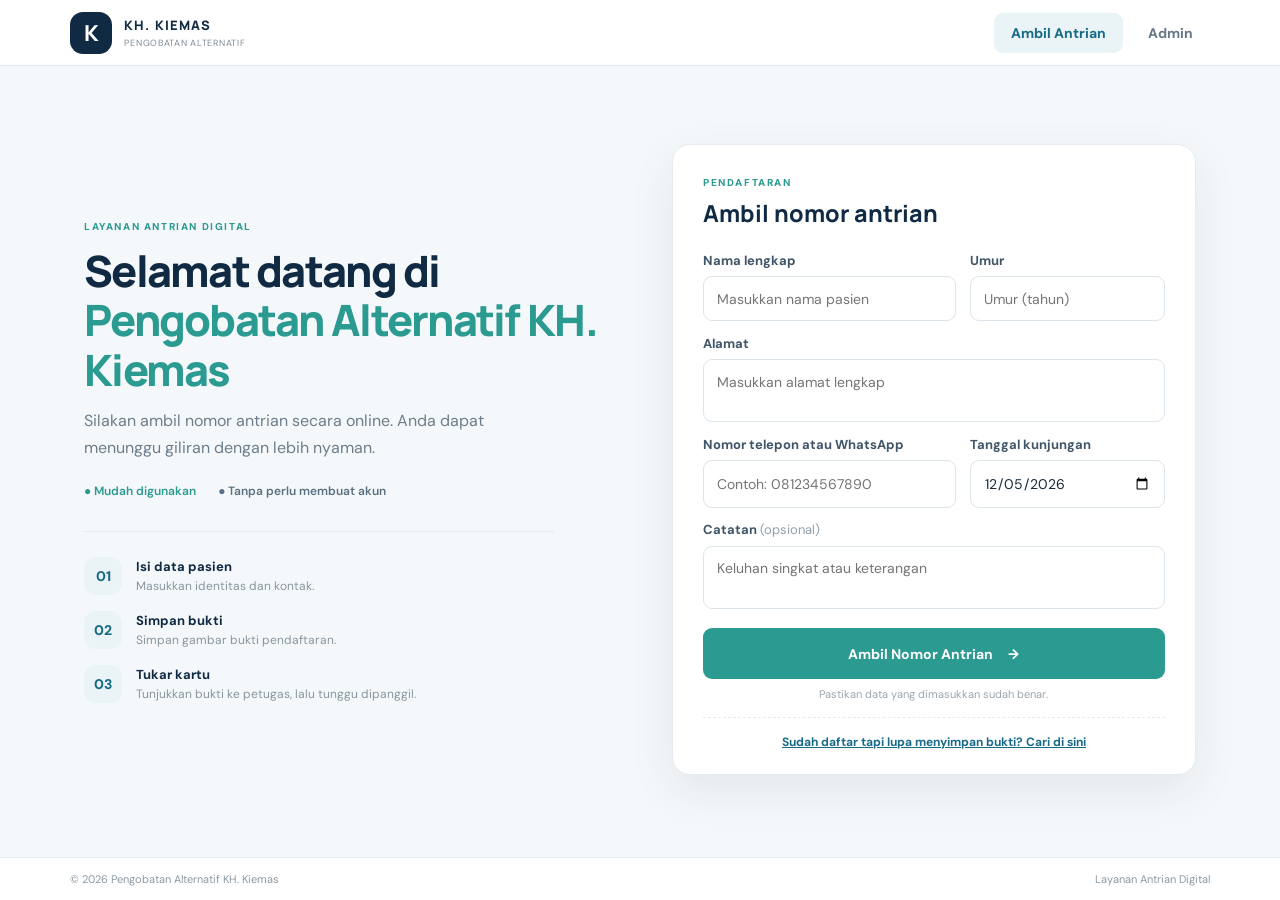
<file: index.html>
<!doctype html>
<html lang="id">
<head>
  <meta charset="utf-8">
  <meta name="viewport" content="width=device-width, initial-scale=1, interactive-widget=resizes-content">
  <meta name="theme-color" content="#102a43">
  <meta name="description" content="Sistem nomor antrian Pengobatan Alternatif KH. Kiemas">
  <title>Antrian KH. Kiemas</title>
  <link rel="manifest" href="manifest.webmanifest">
  <link rel="icon" href="icon.svg" type="image/svg+xml">
  <link rel="stylesheet" href="style.css">
</head>
<body>
  <header class="topbar">
    <a class="brand" href="#" aria-label="Beranda">
      <span class="brand-mark">K</span>
      <span><b>KH. KIEMAS</b><small>PENGOBATAN ALTERNATIF</small></span>
    </a>
    <nav><button class="nav-link active" data-view="patient">Ambil Antrian</button><button class="nav-link" data-view="admin">Admin</button></nav>
  </header>

  <main>
    <section id="patientView" class="view">
      <div class="hero" id="patientHero">
        <div class="hero-copy">
          <span class="eyebrow">LAYANAN ANTRIAN DIGITAL</span>
          <h1>Selamat datang di<br><em>Pengobatan Alternatif KH. Kiemas</em></h1>
          <p>Silakan ambil nomor antrian secara online. Anda dapat menunggu giliran dengan lebih nyaman.</p>
          <div class="hero-meta"><span>● Mudah digunakan</span><span>● Tanpa perlu membuat akun</span></div>
          <div class="hero-steps">
            <div><span class="info-icon">01</span><p><b>Isi data pasien</b><small>Masukkan identitas dan kontak.</small></p></div>
            <div><span class="info-icon">02</span><p><b>Simpan bukti</b><small>Simpan gambar bukti pendaftaran.</small></p></div>
            <div><span class="info-icon">03</span><p><b>Tukar kartu</b><small>Tunjukkan bukti ke petugas, lalu tunggu dipanggil.</small></p></div>
          </div>
        </div>
        <div class="form-card">
          <div class="card-heading"><div><span class="eyebrow">PENDAFTARAN</span><h2>Ambil nomor antrian</h2></div></div>
          <form id="takeForm">
            <label for="patientName">Nama lengkap</label><input id="patientName" name="name" placeholder="Masukkan nama pasien" required minlength="2" maxlength="100" autocomplete="name">
            <label for="patientAge">Umur</label><input id="patientAge" name="age" type="number" min="0" max="120" placeholder="Umur (tahun)" required inputmode="numeric">
            <label for="patientAddress">Alamat</label><textarea id="patientAddress" name="address" rows="2" placeholder="Masukkan alamat lengkap" required autocomplete="street-address" maxlength="300"></textarea>
            <label for="patientPhone">Nomor telepon atau WhatsApp</label><input id="patientPhone" name="phone" placeholder="Contoh: 081234567890" required inputmode="tel" autocomplete="tel" maxlength="20" pattern="[0-9+ \-]{8,20}" title="Isi dengan angka, contoh: 081234567890">
            <label for="visitDate">Tanggal kunjungan</label><input id="visitDate" name="visitDate" type="date" required><p class="date-hint" id="visitDateHint"></p>
            <label for="patientNote">Catatan <span class="muted">(opsional)</span></label><textarea id="patientNote" name="note" rows="2" placeholder="Keluhan singkat atau keterangan" maxlength="500"></textarea>
            <button class="btn btn-primary btn-wide" type="submit" id="takeBtn">Ambil Nomor Antrian <span>→</span></button>
            <p class="form-foot">Pastikan data yang dimasukkan sudah benar.</p>
          </form>
          <div class="lookup">
            <button type="button" class="link-btn" id="lookupToggle">Sudah daftar tapi lupa menyimpan bukti? Cari di sini</button>
            <form id="lookupForm" class="hidden">
              <label for="lookupPhone">Nomor telepon yang Anda daftarkan</label>
              <div class="lookup-row"><input id="lookupPhone" inputmode="tel" maxlength="20" placeholder="Contoh: 081234567890" required><button class="btn btn-dark" id="lookupBtn">Cari</button></div>
              <div id="lookupResult"></div>
            </form>
          </div>
        </div>
      </div>
      <section class="proof hidden" id="ticketResult" aria-live="polite">
        <div class="proof-title"><span class="success-icon">✓</span>Pendaftaran berhasil</div>
        <div class="ticket" id="ticketCard">
          <div class="ticket-head"><span class="ticket-brand"><b>KH. KIEMAS</b><small>PENGOBATAN ALTERNATIF</small></span><span class="ticket-badge">Bukti Pendaftaran</span></div>
          <div class="ticket-main"><span class="eyebrow">NOMOR ANTRIAN</span><h2 id="ticketNumber">001</h2></div>
          <div class="ticket-cut"><span></span></div>
          <dl class="ticket-info">
            <div class="wide"><dt>Nama pasien</dt><dd id="ticketName"></dd></div>
            <div class="wide"><dt>Tanggal kunjungan</dt><dd id="ticketDate"></dd></div>
            <div><dt>Umur</dt><dd id="ticketAge"></dd></div>
            <div><dt>Didaftarkan</dt><dd id="ticketIssued"></dd></div>
          </dl>
          <p class="ticket-note">Tunjukkan bukti ini kepada petugas untuk menerima kartu antrian fisik dengan nomor yang sama.</p>
        </div>
        <div class="proof-actions"><button class="btn btn-primary" id="saveTicket">Simpan Gambar</button><button class="btn btn-outline" id="printTicket">Cetak</button><button class="btn btn-dark" id="newTicket">Daftar Baru</button></div>
        <div class="proof-manage hidden" id="proofManage">
          <button type="button" class="btn btn-outline" id="moveTicketBtn">Ubah Tanggal</button>
          <button type="button" class="btn btn-danger" id="cancelTicketBtn">Batalkan Antrian</button>
        </div>
        <form class="move-panel hidden" id="movePanel">
          <label for="moveDate">Tanggal kunjungan baru</label>
          <input id="moveDate" type="date" required>
          <p class="date-hint" id="moveHint"></p>
          <div class="move-actions"><button type="button" class="btn btn-outline" id="moveCancel">Tutup</button><button class="btn btn-primary" type="submit" id="moveSave">Simpan Tanggal</button></div>
          <p class="form-foot">Nomor antrian akan berganti sesuai urutan di tanggal baru.</p>
        </form>
      </section>
      <section class="info-strip"><div><span class="info-icon">01</span><p><b>Isi data pasien</b><small>Masukkan identitas dan kontak.</small></p></div><div><span class="info-icon">02</span><p><b>Simpan bukti</b><small>Simpan gambar bukti pendaftaran.</small></p></div><div><span class="info-icon">03</span><p><b>Tukar kartu</b><small>Tunjukkan bukti ke petugas, lalu tunggu dipanggil.</small></p></div></section>
    </section>

    <section id="adminView" class="view hidden">
      <div id="adminLogin" class="login-wrap">
        <div class="login-card"><span class="eyebrow">AREA TERBATAS</span><h1>Masuk Admin</h1><p>Masukkan PIN untuk mengelola antrian pasien.</p><form id="loginForm"><label for="adminPin">PIN Admin</label><input id="adminPin" type="password" inputmode="numeric" placeholder="Masukkan PIN" required><button class="btn btn-primary btn-wide">Masuk Dashboard <span>→</span></button></form><small class="muted">Akses hanya untuk petugas yang berwenang.</small></div>
      </div>
      <div id="adminDashboard" class="hidden">
        <div class="dashboard-head"><div><span class="eyebrow">PANEL PENGELOLAAN</span><h1>Dashboard Antrian</h1><p>Kelola dan pantau antrian pasien per tanggal.</p></div><div class="head-actions"><input type="date" id="filterDate"><button class="btn btn-outline" id="refreshBtn">↻ Perbarui</button><button class="btn btn-dark" id="logoutBtn">Keluar</button></div></div>
        <div class="stats-grid">
          <div class="stat-card"><span>Total Antrian</span><b id="statTotal">0</b><small>Pada tanggal terpilih</small></div>
          <div class="stat-card"><span>Kartu Belum Diambil</span><b id="statPending">0</b><small>Menunggu pasien datang</small></div>
          <div class="stat-card"><span>Kartu Sudah Diambil</span><b id="statTaken">0</b><small>Sudah diberi kartu fisik</small></div>
          <div class="stat-card"><span>Dibatalkan</span><b id="statCancelled">0</b><small>Antrian batal</small></div>
        </div>
        <div class="queue-toolbar"><div><h2>Denah Antrian</h2><p>Pilih kartu pasien untuk mengelola status antrian.</p></div>
          <div class="toolbar-actions"><button class="btn btn-outline" id="printListBtn">Cetak Daftar</button><button class="btn btn-outline" id="printCardsBtn">Cetak Kartu</button><button class="btn btn-primary" id="addQueueBtn">＋ Tambah Antrian</button></div>
        </div>
        <div class="legend"><span><i class="dot dot-none"></i> Kartu belum diambil</span><span><i class="dot dot-card"></i> Kartu sudah diambil</span><span><i class="dot dot-cancel"></i> Batal</span></div>
        <div class="queue-search"><input id="queueSearch" type="search" placeholder="Cari nomor, nama, atau telepon · Enter = kartu diambil" autocomplete="off"></div>
        <div class="screen-label"><span></span><b>DAFTAR ANTRIAN PASIEN</b><span></span></div>
        <div class="holiday-banner hidden" id="holidayBanner"></div>
        <div class="seat-grid" id="queueGrid"><div class="empty-state">Belum ada data antrian.</div></div>
        <div class="admin-bottom"><span id="queueCount">0 pasien terdaftar</span><button class="text-danger" id="resetDayBtn">Kosongkan antrian tanggal ini</button></div>

        <section class="holiday-panel quota-panel">
          <div class="queue-toolbar"><div><h2>Kuota Pendaftaran Online</h2><p>Batas pasien per hari untuk pendaftaran online. Isi 0 untuk tanpa batas. Admin tetap bisa menambah antrian lewat dashboard.</p></div></div>
          <form id="quotaForm" class="holiday-form">
            <div><label for="quotaInput">Maksimal pasien per hari</label><input type="number" id="quotaInput" min="0" max="999" inputmode="numeric" required></div>
            <button class="btn btn-primary" id="quotaBtn">Simpan Kuota</button>
          </form>
        </section>

        <section class="holiday-panel">
          <div class="queue-toolbar"><div><h2>Hari Libur</h2><p>Pasien tidak dapat mengambil antrian pada tanggal libur.</p></div></div>
          <form id="holidayForm" class="holiday-form">
            <div><label for="holidayFrom">Dari tanggal</label><input type="date" id="holidayFrom" required></div>
            <div><label for="holidayTo">Sampai tanggal <span class="muted">(opsional)</span></label><input type="date" id="holidayTo"></div>
            <div class="grow"><label for="holidayNote">Keterangan</label><input id="holidayNote" maxlength="100" placeholder="Contoh: Libur Natal"></div>
            <button class="btn btn-primary" id="holidayBtn">Tambah Libur</button>
          </form>
          <div class="holiday-items" id="holidayItems"></div>
          <div class="queue-toolbar weekly-head"><div><h2>Libur Rutin Mingguan</h2><p>Berlaku otomatis setiap pekan, misalnya setiap hari Jumat.</p></div></div>
          <form id="weeklyForm" class="holiday-form">
            <div><label for="weeklyDay">Setiap hari</label><select id="weeklyDay"><option value="1">Senin</option><option value="2">Selasa</option><option value="3">Rabu</option><option value="4">Kamis</option><option value="5" selected>Jumat</option><option value="6">Sabtu</option><option value="0">Minggu</option></select></div>
            <div class="grow"><label for="weeklyNote">Keterangan <span class="muted">(opsional)</span></label><input id="weeklyNote" maxlength="100" placeholder="Contoh: Libur hari Jumat"></div>
            <button class="btn btn-primary" id="weeklyBtn">Tambah Libur Rutin</button>
          </form>
          <div class="holiday-items" id="weeklyItems"></div>
        </section>
      </div>
    </section>
  </main>
  <footer><span>© <span id="year"></span> Pengobatan Alternatif KH. Kiemas</span><span>Layanan Antrian Digital</span></footer>

  <div class="modal-backdrop hidden" id="queueModal">
    <div class="modal-card"><div class="modal-head"><div><span class="eyebrow">DATA PASIEN</span><h2 id="modalTitle">Tambah Antrian</h2></div><button class="icon-btn" id="closeModal" aria-label="Tutup">×</button></div>
      <form id="queueForm"><input type="hidden" id="editId"><label for="editName">Nama pasien</label><input id="editName" required minlength="2" maxlength="100"><label for="editAge">Umur</label><input id="editAge" type="number" min="0" max="120" required><label for="editAddress">Alamat</label><textarea id="editAddress" rows="2" required maxlength="300"></textarea><label for="editPhone">Nomor telepon atau WhatsApp</label><input id="editPhone" required inputmode="tel" maxlength="20"><label for="editVisitDate">Tanggal kunjungan</label><input id="editVisitDate" type="date" required><label for="editNote">Catatan</label><textarea id="editNote" rows="2" maxlength="500"></textarea><div class="modal-actions"><button type="button" class="btn btn-danger hidden" id="deleteQueue">Hapus antrian</button><button type="button" class="btn btn-outline" id="cancelModal">Batal</button><button class="btn btn-primary" type="submit" id="saveQueue">Simpan Data</button></div></form>
    </div>
  </div>
  <div class="modal-backdrop hidden" id="viewModal">
    <div class="modal-card view-card"><div class="modal-head"><div><span class="eyebrow">DATA PASIEN</span><h2>Antrian <span id="viewNumber"></span></h2></div><button class="icon-btn" id="closeView" aria-label="Tutup">×</button></div>
      <span class="view-status" id="viewStatus"></span>
      <dl class="view-info" id="viewBody"></dl>
      <div class="modal-actions"><button type="button" class="btn btn-outline" id="viewClose">Tutup</button><button type="button" class="btn btn-primary" id="viewEdit">Edit Data</button></div>
    </div>
  </div>
  <div class="modal-backdrop hidden" id="confirmModal">
    <div class="modal-card confirm-card" role="alertdialog" aria-modal="true" aria-labelledby="confirmTitle" aria-describedby="confirmText">
      <h2 id="confirmTitle">Konfirmasi</h2>
      <p id="confirmText"></p>
      <div class="modal-actions"><button type="button" class="btn btn-outline" id="confirmNo">Batal</button><button type="button" class="btn btn-danger" id="confirmYes">Ya</button></div>
    </div>
  </div>
  <div id="printArea" aria-hidden="true"></div>
  <div class="toast" id="toast" role="status"></div>
  <script src="app.js"></script>
</body>
</html>
</file>
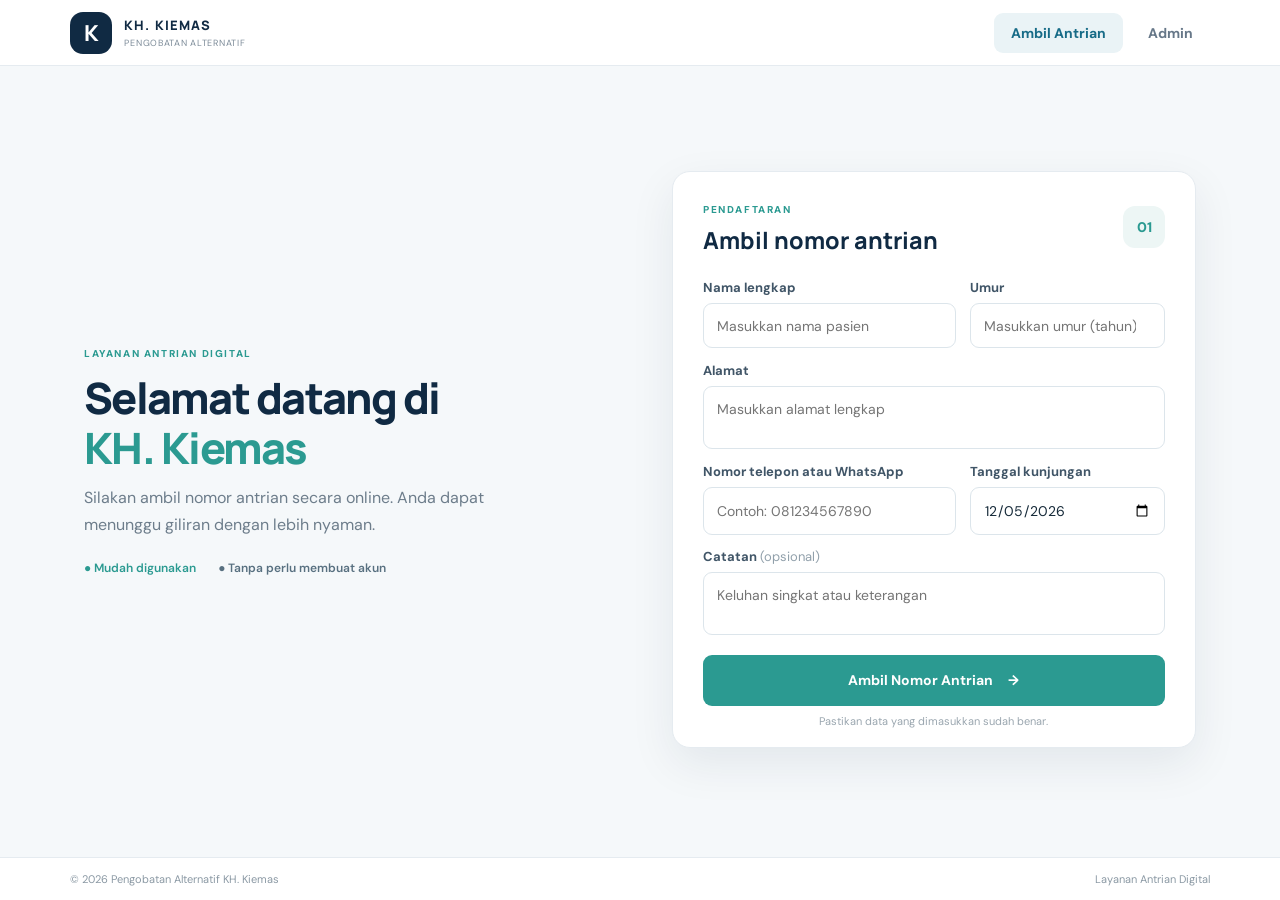
<file: index (8).html>
<!doctype html>
<html lang="id">
<head>
  <meta charset="utf-8">
  <meta name="viewport" content="width=device-width, initial-scale=1">
  <meta name="theme-color" content="#102a43">
  <meta name="description" content="Sistem nomor antrian Pengobatan Alternatif KH. Kiemas">
  <title>Antrian KH. Kiemas</title>
  <link rel="manifest" href="manifest.webmanifest">
  <link rel="icon" href="icon.svg" type="image/svg+xml">
  <link rel="stylesheet" href="style.css">
</head>
<body>
  <header class="topbar">
    <a class="brand" href="#" aria-label="Beranda">
      <span class="brand-mark">K</span>
      <span><b>KH. KIEMAS</b><small>PENGOBATAN ALTERNATIF</small></span>
    </a>
    <nav><button class="nav-link active" data-view="patient">Ambil Antrian</button><button class="nav-link" data-view="admin">Admin</button></nav>
  </header>

  <main>
    <section id="patientView" class="view">
      <div class="hero">
        <div class="hero-copy">
          <span class="eyebrow">LAYANAN ANTRIAN DIGITAL</span>
          <h1>Selamat datang di<br><em>KH. Kiemas</em></h1>
          <p>Silakan ambil nomor antrian secara online. Anda dapat menunggu giliran dengan lebih nyaman.</p>
          <div class="hero-meta"><span>● Mudah digunakan</span><span>● Tanpa perlu membuat akun</span></div>
        </div>
        <div class="form-card">
          <div class="card-heading"><div><span class="eyebrow">PENDAFTARAN</span><h2>Ambil nomor antrian</h2></div><span class="step-icon">01</span></div>
          <form id="takeForm">
            <label for="patientName">Nama lengkap</label><input id="patientName" name="name" placeholder="Masukkan nama pasien" required minlength="2" maxlength="100" autocomplete="name">
            <label for="patientAge">Umur</label><input id="patientAge" name="age" type="number" min="0" max="120" placeholder="Masukkan umur (tahun)" required inputmode="numeric">
            <label for="patientAddress">Alamat</label><textarea id="patientAddress" name="address" rows="2" placeholder="Masukkan alamat lengkap" required autocomplete="street-address" maxlength="300"></textarea>
            <label for="patientPhone">Nomor telepon atau WhatsApp</label><input id="patientPhone" name="phone" placeholder="Contoh: 081234567890" required inputmode="tel" autocomplete="tel" maxlength="20" pattern="[0-9+ \-]{8,20}" title="Isi dengan angka, contoh: 081234567890">
            <label for="visitDate">Tanggal kunjungan</label><input id="visitDate" name="visitDate" type="date" required>
            <label for="patientNote">Catatan <span class="muted">(opsional)</span></label><textarea id="patientNote" name="note" rows="2" placeholder="Keluhan singkat atau keterangan" maxlength="500"></textarea>
            <button class="btn btn-primary btn-wide" type="submit" id="takeBtn">Ambil Nomor Antrian <span>→</span></button>
            <p class="form-foot">Pastikan data yang dimasukkan sudah benar.</p>
          </form>
        </div>
      </div>
      <section class="result-panel hidden" id="ticketResult" aria-live="polite">
        <div class="success-icon">✓</div><div><span class="eyebrow">NOMOR ANTRIAN ANDA</span><h2 id="ticketNumber">A001</h2><p id="ticketName"></p><span class="status-pill waiting">Menunggu</span></div>
        <div class="ticket-actions"><button class="btn btn-outline" id="printTicket">Cetak bukti</button><button class="btn btn-dark" id="newTicket">Selesai</button></div>
      </section>
      <section class="info-strip"><div><span class="info-icon">01</span><p><b>Isi data pasien</b><small>Masukkan identitas dan kontak.</small></p></div><div><span class="info-icon">02</span><p><b>Simpan nomor</b><small>Catat nomor antrian Anda.</small></p></div><div><span class="info-icon">03</span><p><b>Tunggu panggilan</b><small>Admin akan memanggil sesuai urutan.</small></p></div></section>
    </section>

    <section id="adminView" class="view hidden">
      <div id="adminLogin" class="login-wrap">
        <div class="login-card"><span class="eyebrow">AREA TERBATAS</span><h1>Masuk Admin</h1><p>Masukkan PIN untuk mengelola antrian pasien.</p><form id="loginForm"><label for="adminPin">PIN Admin</label><input id="adminPin" type="password" inputmode="numeric" placeholder="Masukkan PIN" required><button class="btn btn-primary btn-wide">Masuk Dashboard <span>→</span></button></form><small class="muted">Akses hanya untuk petugas yang berwenang.</small></div>
      </div>
      <div id="adminDashboard" class="hidden">
        <div class="dashboard-head"><div><span class="eyebrow">PANEL PENGELOLAAN</span><h1>Dashboard Antrian</h1><p>Kelola dan pantau antrian pasien per tanggal.</p></div><div class="head-actions"><input type="date" id="filterDate"><button class="btn btn-outline" id="refreshBtn">↻ Perbarui</button><button class="btn btn-dark" id="logoutBtn">Keluar</button></div></div>
        <div class="stats-grid">
          <div class="stat-card"><span>Total Antrian</span><b id="statTotal">0</b><small>Pada tanggal terpilih</small></div>
          <div class="stat-card"><span>Menunggu</span><b id="statWaiting">0</b><small>Belum dipanggil</small></div>
          <div class="stat-card"><span>Dipanggil</span><b id="statCalled">0</b><small>Sedang dilayani</small></div>
          <div class="stat-card"><span>Selesai</span><b id="statDone">0</b><small>Sudah dilayani</small></div>
        </div>
        <div class="queue-toolbar"><div><h2>Denah Antrian</h2><p>Pilih kartu pasien untuk mengelola status antrian.</p></div><button class="btn btn-primary" id="addQueueBtn">＋ Tambah Antrian</button></div>
        <div class="legend"><span><i class="dot dot-wait"></i> Menunggu</span><span><i class="dot dot-call"></i> Dipanggil</span><span><i class="dot dot-done"></i> Selesai</span><span><i class="dot dot-cancel"></i> Batal</span></div>
        <div class="screen-label"><span></span><b>DAFTAR ANTRIAN PASIEN</b><span></span></div>
        <div class="seat-grid" id="queueGrid"><div class="empty-state">Belum ada data antrian.</div></div>
        <div class="admin-bottom"><span id="queueCount">0 pasien terdaftar</span><button class="text-danger" id="resetDayBtn">Kosongkan antrian tanggal ini</button></div>
      </div>
    </section>
  </main>
  <footer><span>© <span id="year"></span> Pengobatan Alternatif KH. Kiemas</span><span>Layanan Antrian Digital</span></footer>

  <div class="modal-backdrop hidden" id="queueModal">
    <div class="modal-card"><div class="modal-head"><div><span class="eyebrow">DATA PASIEN</span><h2 id="modalTitle">Tambah Antrian</h2></div><button class="icon-btn" id="closeModal" aria-label="Tutup">×</button></div>
      <form id="queueForm"><input type="hidden" id="editId"><label for="editName">Nama pasien</label><input id="editName" required minlength="2" maxlength="100"><label for="editAge">Umur</label><input id="editAge" type="number" min="0" max="120" required><label for="editAddress">Alamat</label><textarea id="editAddress" rows="2" required maxlength="300"></textarea><label for="editPhone">Nomor telepon atau WhatsApp</label><input id="editPhone" required inputmode="tel" maxlength="20"><label for="editVisitDate">Tanggal kunjungan</label><input id="editVisitDate" type="date" required><label for="editNote">Catatan</label><textarea id="editNote" rows="2" maxlength="500"></textarea><div class="modal-actions"><button type="button" class="btn btn-outline" id="cancelModal">Batal</button><button class="btn btn-primary" type="submit" id="saveQueue">Simpan Data</button></div></form>
    </div>
  </div>
  <div class="toast" id="toast" role="status"></div>
  <script src="app.js"></script>
</body>
</html>
</file>
<file: style.css>
@import url('https://fonts.googleapis.com/css2?family=DM+Sans:wght@400;500;600;700&family=Manrope:wght@400;500;600;700;800&display=swap');
:root{--navy:#102a43;--blue:#176b87;--teal:#2b9a91;--ink:#172b3a;--muted:#718096;--line:#e5ebf0;--bg:#f5f8fa;--white:#fff;--shadow:0 16px 45px rgba(16,42,67,.08)}
*{box-sizing:border-box}body{margin:0;background:var(--bg);color:var(--ink);font-family:'DM Sans',sans-serif;font-size:14px}button,input,textarea{font:inherit}button{cursor:pointer}.topbar{height:76px;background:#fff;border-bottom:1px solid var(--line);display:flex;align-items:center;justify-content:space-between;padding:0 max(calc((100vw - 1160px)/2),5.5%);position:sticky;top:0;z-index:5}.brand{display:flex;align-items:center;gap:12px;text-decoration:none;color:var(--navy)}.brand-mark{width:42px;height:42px;border-radius:13px;background:var(--navy);color:#fff;display:grid;place-items:center;font:800 22px Manrope}.brand b,.brand small{display:block;letter-spacing:.08em}.brand b{font:800 13px Manrope}.brand small{font-size:9px;color:#7c8b98;margin-top:3px}.topbar nav{display:flex;gap:8px}.nav-link{border:0;background:transparent;color:#667788;padding:11px 17px;border-radius:9px;font-weight:700}.nav-link.active{background:#eaf3f6;color:var(--blue)}main{max-width:1160px;margin:auto;padding:48px 24px 70px}.hidden{display:none!important}.hero{display:grid;grid-template-columns:1.05fr .95fr;gap:70px;align-items:center;padding:25px 0 55px}.hero-copy{padding:20px 0}.eyebrow{font-size:10px;letter-spacing:.16em;font-weight:800;color:var(--teal)}h1,h2,h3,p{margin-top:0}.hero h1,.dashboard-head h1,.login-card h1{font:800 clamp(34px,4vw,51px)/1.15 Manrope;color:var(--navy);letter-spacing:-.04em;margin:17px 0}.hero h1 em{font-style:normal;color:var(--teal)}.hero-copy>p{font-size:16px;line-height:1.8;color:#6d7d8b;max-width:470px}.hero-meta{display:flex;gap:22px;margin-top:28px;color:#587080;font-size:12px;font-weight:600}.hero-meta span:first-child{color:var(--teal)}.form-card,.login-card{background:#fff;border:1px solid var(--line);border-radius:18px;padding:30px;box-shadow:var(--shadow)}.card-heading,.modal-head{display:flex;justify-content:space-between;align-items:center;margin-bottom:24px}.card-heading h2,.modal-head h2{font:750 22px Manrope;color:var(--navy);margin:7px 0 0}.step-icon{width:42px;height:42px;border-radius:12px;background:#edf6f5;color:var(--teal);display:grid;place-items:center;font-weight:800}label{display:block;font-size:12px;font-weight:700;color:#405567;margin:16px 0 8px}input,textarea{width:100%;border:1px solid #dce5eb;border-radius:9px;padding:13px 14px;color:var(--ink);background:#fff;outline:none;transition:.2s}input:focus,textarea:focus{border-color:#5aa9a2;box-shadow:0 0 0 3px #2b9a9118}textarea{resize:vertical}.muted{color:#91a0ab;font-weight:400}.btn{border:0;border-radius:9px;padding:12px 17px;font-weight:700;display:inline-flex;align-items:center;justify-content:center;gap:15px;transition:.2s}.btn:hover{transform:translateY(-1px);filter:brightness(1.04)}.btn-primary{background:var(--teal);color:#fff}.btn-dark{background:var(--navy);color:#fff}.btn-outline{background:#fff;color:var(--navy);border:1px solid #dce5eb}.btn-wide{width:100%;margin-top:22px;padding:15px}.form-foot{text-align:center;color:#9aa6af;font-size:11px;margin:13px 0 0}.info-strip{display:grid;grid-template-columns:repeat(3,1fr);gap:18px;border-top:1px solid var(--line);padding-top:28px}.info-strip>div{display:flex;align-items:center;gap:13px}.info-icon{width:38px;height:38px;border-radius:12px;background:#eaf3f6;color:var(--blue);display:grid;place-items:center;font-weight:800}.info-strip p{margin:0}.info-strip b,.info-strip small{display:block}.info-strip b{font-size:12px}.info-strip small{font-size:11px;color:#8795a0;margin-top:4px}.proof{max-width:430px;margin:0 auto 44px}.proof-title{display:flex;align-items:center;justify-content:center;gap:10px;margin-bottom:18px;color:#21876d;font-weight:700;font-size:15px}.success-icon{width:30px;height:30px;border-radius:50%;background:#e3f5ef;color:#21876d;display:grid;place-items:center;font-size:16px}
.ticket{background:#fff;border:1px solid var(--line);border-radius:20px;box-shadow:var(--shadow);overflow:hidden}.ticket-head{background:var(--navy);color:#fff;padding:18px 24px;display:flex;justify-content:space-between;align-items:center;gap:12px}.ticket-brand b{display:block;font:800 13px Manrope;letter-spacing:.08em}.ticket-brand small{display:block;font-size:9px;letter-spacing:.14em;opacity:.65;margin-top:3px}.ticket-badge{font-size:10px;font-weight:700;letter-spacing:.06em;background:#ffffff1f;border-radius:20px;padding:6px 11px;white-space:nowrap}
.ticket-main{text-align:center;padding:30px 24px 22px}.ticket-main h2{font:800 68px/1 Manrope;color:var(--navy);letter-spacing:-.03em;margin:12px 0 0}
.ticket-cut{position:relative;height:22px}.ticket-cut::before,.ticket-cut::after{content:'';position:absolute;top:0;width:22px;height:22px;border-radius:50%;background:var(--bg);border:1px solid var(--line)}.ticket-cut::before{left:-12px}.ticket-cut::after{right:-12px}.ticket-cut span{position:absolute;left:18px;right:18px;top:50%;border-top:2px dashed #dbe3e9}
.ticket-info{margin:0;padding:24px 28px 6px;display:grid;grid-template-columns:1fr 1fr;gap:18px 20px}.ticket-info .wide{grid-column:1/-1}.ticket-info dt{font-size:10px;letter-spacing:.1em;text-transform:uppercase;color:#91a0ab;font-weight:700;margin-bottom:5px}.ticket-info dd{margin:0;font-weight:700;font-size:15px;color:var(--navy);overflow-wrap:anywhere}
.ticket-note{margin:14px 28px 28px;padding:13px 15px;background:#f1f8f7;color:#2b6f69;border-radius:10px;font-size:12px;line-height:1.6;text-align:center}.proof-actions{display:flex;gap:8px;margin-top:16px}.proof-actions .btn{flex:1;padding:13px 10px}.status-pill{display:inline-block;padding:5px 10px;border-radius:30px;font-size:10px;font-weight:800}.waiting{background:#fff4dc;color:#a56a00}footer{border-top:1px solid var(--line);padding:22px max(calc((100vw - 1160px)/2),5.5%);display:flex;justify-content:space-between;color:#8b99a4;font-size:11px;background:#fff}
.login-wrap{min-height:65vh;display:grid;place-items:center}.login-card{width:min(100%,420px);padding:36px}.login-card h1{font-size:32px;margin:10px 0}.login-card p,.dashboard-head p,.queue-toolbar p{color:#82909b;line-height:1.6}.login-card .muted{display:block;margin-top:17px;text-align:center;font-size:11px}.dashboard-head{display:flex;justify-content:space-between;align-items:end;margin-bottom:28px}.dashboard-head h1{font-size:34px;margin:8px 0}.dashboard-head p{margin:0}.head-actions{display:flex;gap:8px;align-items:center}.head-actions input{width:auto;padding:10px}.stats-grid{display:grid;grid-template-columns:repeat(4,1fr);gap:14px}.stat-card{background:#fff;border:1px solid var(--line);border-radius:13px;padding:19px 20px;box-shadow:0 5px 18px #102a4308}.stat-card span,.stat-card small{display:block;color:#82909b;font-size:11px}.stat-card b{display:block;font:800 29px Manrope;color:var(--navy);margin:7px 0 3px}.queue-toolbar{display:flex;justify-content:space-between;align-items:center;margin:38px 0 16px}.queue-toolbar h2{font:750 21px Manrope;margin:0 0 5px;color:var(--navy)}.queue-toolbar p{font-size:12px;margin:0}.legend{display:flex;gap:19px;color:#6e7f8d;font-size:11px;margin-bottom:22px}.legend span{display:flex;align-items:center;gap:7px}.dot{width:8px;height:8px;border-radius:50%;display:inline-block}.dot-wait{background:#e7ad45}.dot-call{background:#3b91c5}.dot-done{background:#39a987}.dot-cancel{background:#a83a3a}.screen-label{display:flex;align-items:center;gap:15px;max-width:580px;margin:0 auto 25px;color:#9aa7b0;font-size:9px;letter-spacing:.18em}.screen-label span{height:1px;background:#dbe3e9;flex:1}.seat-grid{display:grid;grid-template-columns:repeat(4,minmax(0,1fr));gap:13px}.queue-seat{position:relative;background:#fff;border:1px solid var(--line);border-radius:13px;padding:15px;min-height:145px;box-shadow:0 4px 14px #102a4307;transition:.2s}.queue-seat:hover{transform:translateY(-2px);box-shadow:var(--shadow)}.seat-top{display:flex;justify-content:space-between;align-items:center;margin-bottom:12px}.seat-number{font:800 17px Manrope;color:var(--navy)}.seat-state{font-size:9px;font-weight:800;border-radius:20px;padding:5px 8px;background:#fff4dc;color:#a56a00}.queue-seat.called{border-color:#b9d9ed;background:#f7fbff}.queue-seat.called .seat-state{background:#e5f3fc;color:#2876a5}.queue-seat.done{background:#f6fcf9;border-color:#cce8dc}.queue-seat.done .seat-state{background:#e1f5eb;color:#23815e}.queue-seat.cancelled{background:#f6d0d0;border-color:#dc9a9a}.queue-seat.cancelled.has-card{box-shadow:inset 4px 0 0 #a83a3a,0 4px 14px #102a4307}.queue-seat.cancelled .seat-number,.queue-seat.cancelled .seat-name{color:#5e1c1c}.queue-seat.cancelled .seat-phone,.queue-seat.cancelled .seat-addr{color:#80504f}.queue-seat.cancelled .seat-state{background:#a83a3a;color:#fff;font-size:12px;padding:6px 12px;letter-spacing:.03em}.seat-name{font-weight:800;color:#30495b;font-size:13px;white-space:nowrap;overflow:hidden;text-overflow:ellipsis}.seat-phone{font-size:10px;color:#84939e;margin-top:5px}.seat-actions{display:flex;gap:5px;margin-top:12px;flex-wrap:wrap}.mini-btn{border:1px solid #e1e8ed;background:#fff;border-radius:7px;padding:7px 10px;font-size:11px;font-weight:700;color:#526879}.mini-btn:disabled,.btn:disabled{opacity:.55;cursor:not-allowed}.seat-addr{display:-webkit-box;-webkit-line-clamp:2;-webkit-box-orient:vertical;overflow:hidden;line-height:1.4}.mini-btn.primary{background:#e8f5f2;color:#218577;border-color:#d5ebe5}.mini-btn.danger{color:#b34c4c}.empty-state{grid-column:1/-1;text-align:center;padding:50px 20px;color:#91a0aa;background:#fff;border:1px dashed #d6e0e6;border-radius:14px}.admin-bottom{display:flex;justify-content:space-between;align-items:center;color:#8b99a4;font-size:11px;margin-top:20px}.text-danger{border:0;background:transparent;color:#bd5555;font-size:11px;font-weight:700}.modal-backdrop{position:fixed;inset:0;background:#0c2336a8;z-index:10;display:grid;place-items:center;padding:20px}.modal-card{background:#fff;width:min(100%,460px);border-radius:16px;padding:25px;box-shadow:0 25px 70px #061b2a44}.modal-head{margin-bottom:12px}.icon-btn{border:0;background:#f1f5f7;border-radius:8px;width:34px;height:34px;font-size:22px;color:#657887}.modal-actions{display:flex;justify-content:flex-end;gap:8px;margin-top:22px}.toast{position:fixed;bottom:25px;left:50%;transform:translate(-50%,20px);background:var(--navy);color:#fff;padding:12px 18px;border-radius:9px;opacity:0;pointer-events:none;transition:.25s;z-index:20;box-shadow:var(--shadow);font-size:12px}.toast.show{opacity:1;transform:translate(-50%,0)}
@media(max-width:800px){main{padding:30px 18px 50px}.hero{grid-template-columns:1fr;gap:25px;padding-top:8px}.hero-copy{padding:0}.hero h1{font-size:38px}.hero-meta{flex-wrap:wrap}.info-strip{gap:12px}.seat-grid{grid-template-columns:repeat(2,minmax(0,1fr))}.dashboard-head{display:block}.head-actions{margin-top:18px;flex-wrap:wrap}.head-actions input{flex:1}.stats-grid{grid-template-columns:repeat(2,1fr)}.queue-toolbar{align-items:flex-start;gap:12px}}
@media(max-width:480px){.topbar{height:66px;padding:0 15px}.brand-mark{width:37px;height:37px}.nav-link{padding:9px 10px;font-size:11px}main{padding-left:14px;padding-right:14px}.form-card{padding:22px}.info-strip{grid-template-columns:1fr;gap:17px}.stats-grid{gap:9px}.stat-card{padding:14px}.stat-card b{font-size:25px}.seat-grid{gap:8px}.queue-seat{padding:11px;min-height:140px}.seat-state{font-size:8px}.queue-toolbar h2{font-size:18px}.queue-toolbar .btn{padding:10px;font-size:11px}.legend{gap:10px;flex-wrap:wrap}.dashboard-head h1{font-size:28px}footer{padding:18px 15px;gap:12px;flex-wrap:wrap}.ticket-head{padding:16px 18px}.ticket-info{padding:20px 22px 6px}.ticket-note{margin:12px 22px 22px}.ticket-main h2{font-size:60px}.hero h1{font-size:34px}}
@media print{.topbar,footer,.info-strip,.ticket-actions,.hero,#adminView,.toast,.modal-backdrop{display:none!important}body{background:#fff}.proof{margin:20px auto}.proof-title,.proof-actions{display:none!important}.ticket{box-shadow:none}.ticket-head{-webkit-print-color-adjust:exact;print-color-adjust:exact}.ticket-cut::before,.ticket-cut::after{background:#fff}}

.dot-card{background:#4caf7d}.queue-search{margin:0 0 20px}.queue-search input{max-width:460px;background:#fff}
.queue-seat.has-card{box-shadow:inset 4px 0 0 #4caf7d,0 4px 14px #102a4307}.queue-seat.has-card:not(.called):not(.done):not(.cancelled){background:#e9f6ee;border-color:#bfe0cc}
.card-pill{display:inline-block;margin-top:9px;font-size:10px;font-weight:700;padding:4px 9px;border-radius:20px;background:#d3eddc;color:#25704b}.card-pill.off{background:#f1f4f6;color:#8a98a3}
.mini-btn.card{background:#d3eddc;color:#25704b;border-color:#bfe0cc}

.dot-none{background:#fff;border:1px solid #b9c5ce}
.lookup{margin-top:20px;padding-top:16px;border-top:1px dashed var(--line);text-align:center}.link-btn{border:0;background:none;color:var(--blue);font-weight:700;font-size:12px;text-decoration:underline;padding:4px}.lookup form{text-align:left;margin-top:6px}.lookup-row{display:flex;gap:8px}.lookup-row input{flex:1}.lookup-row .btn{padding:0 20px}
#lookupResult{margin-top:12px;display:grid;gap:8px}.lookup-item{display:flex;align-items:center;gap:14px;width:100%;text-align:left;background:#f8fbfc;border:1px solid var(--line);border-radius:12px;padding:12px 14px;transition:.2s}.lookup-item:hover{border-color:#5aa9a2;background:#f1f8f7}.lookup-item b{font:800 18px Manrope;color:var(--navy)}.lookup-item span{flex:1;font-weight:700;color:#30495b;font-size:13px;min-width:0}.lookup-item small{display:block;font-weight:500;color:#82909b;font-size:11px;margin-top:2px}.lookup-item em{font-style:normal;font-size:11px;font-weight:700;color:var(--teal);white-space:nowrap}.lookup-empty{margin:0;font-size:12px;color:#82909b;line-height:1.6}

.date-hint{margin:6px 0 0;font-size:12px;color:#b34c4c;font-weight:600}.date-hint:empty{display:none}.holiday-list{margin:8px 0 0;font-size:11px;color:#82909b;line-height:1.6}
.holiday-banner{background:#fff4f2;border:1px solid #f1d0cb;color:#a14a40;border-radius:12px;padding:12px 16px;font-size:12px;font-weight:600;margin-bottom:16px}
.holiday-panel{margin-top:44px;padding-top:6px;border-top:1px solid var(--line)}.holiday-form{display:flex;gap:12px;align-items:flex-end;flex-wrap:wrap;background:#fff;border:1px solid var(--line);border-radius:14px;padding:4px 18px 20px}.holiday-form label{margin-top:14px}.holiday-form input[type=date]{width:auto}.holiday-form .grow{flex:1;min-width:200px}.holiday-form .btn{padding:13px 18px}
.holiday-items{display:grid;gap:8px;margin-top:14px}.holiday-item{display:flex;justify-content:space-between;align-items:center;gap:12px;background:#fff;border:1px solid var(--line);border-radius:12px;padding:12px 16px}.holiday-item b{font-size:13px;color:var(--navy)}.holiday-item small{display:block;color:#82909b;font-size:11px;margin-top:3px}
select{border:1px solid #dce5eb;border-radius:9px;padding:13px 14px;color:var(--ink);background:#fff;outline:none;font:inherit;transition:.2s}select:focus{border-color:#5aa9a2;box-shadow:0 0 0 3px #2b9a9118}.weekly-head{margin-top:34px}

/* ===== Kartu antrian: ukuran seragam, ringkas, tombol rata ===== */
.seat-grid{grid-template-columns:repeat(4,minmax(0,1fr));gap:12px}
@media(max-width:1000px){.seat-grid{grid-template-columns:repeat(3,minmax(0,1fr))}}
@media(max-width:800px){.seat-grid{grid-template-columns:repeat(2,minmax(0,1fr));gap:10px}}
.queue-seat{display:flex;flex-direction:column;padding:14px;min-height:0;border-radius:13px}
.seat-top{margin-bottom:10px}
.seat-number{font-size:21px}
.seat-state{font-size:10.5px;padding:5px 10px;white-space:nowrap}
.queue-seat .seat-state.st-wait{background:#eef1f4;color:#6b7b88}
.queue-seat .seat-state.st-taken{background:#d3eddc;color:#25704b}
.queue-seat.cancelled .seat-state{font-size:10.5px;padding:5px 10px}
.seat-name{font-size:15px;line-height:1.3}
.seat-phone{font-size:12px;margin-top:4px;color:#5f7280}
.seat-addr{line-height:1.4}
.seat-actions{display:grid;grid-template-columns:repeat(4,minmax(0,1fr));gap:6px;margin-top:auto;padding-top:12px}
.mini-btn{padding:8px 4px;font-size:12px;border-radius:9px;min-height:34px;white-space:nowrap;text-align:center}
.mini-btn:hover:not(:disabled){background:#f3f7f9}
.mini-btn.span2{grid-column:span 2}
.mini-btn.card{font-weight:800}
.mini-btn.card:hover:not(:disabled){background:#c5e6d2}
.mini-btn.danger{background:#fdf1f1;border-color:#f0cccc;color:#b03a3a}
.mini-btn.danger:hover:not(:disabled){background:#fae0e0}
.holiday-item .mini-btn{padding:9px 16px}
.btn-danger{background:#fdf1f1;color:#b03a3a;border:1px solid #f0cccc}
.modal-actions .btn-danger{margin-right:auto}
@media(max-width:560px){.queue-seat{padding:12px}.seat-actions{grid-template-columns:repeat(2,minmax(0,1fr))}.seat-name{font-size:14px}.seat-state{font-size:10px;padding:4px 8px}}
.queue-seat{cursor:pointer}.queue-seat:focus-visible{outline:2px solid #5aa9a2;outline-offset:2px}.queue-seat .mini-btn{cursor:pointer}
.view-card{width:min(100%,480px);max-height:90vh;overflow:auto}
.view-status{display:inline-block;font-size:12px;font-weight:800;padding:6px 12px;border-radius:20px;margin-bottom:6px}
.view-status.ok{background:#d3eddc;color:#25704b}.view-status.wait{background:#eef1f4;color:#6b7b88}.view-status.bad{background:#a83a3a;color:#fff}
.view-info{margin:12px 0 0;display:grid;grid-template-columns:1fr 1fr;gap:14px 16px}.view-info .wide{grid-column:1/-1}
.view-info dt{font-size:10px;letter-spacing:.1em;text-transform:uppercase;color:#91a0ab;font-weight:700;margin-bottom:4px}
.view-info dd{margin:0;font-weight:600;font-size:15px;color:var(--navy);overflow-wrap:anywhere;line-height:1.5}
.view-link{display:inline-block;margin-left:6px;padding:3px 10px;border-radius:20px;background:#eaf3f6;color:var(--blue);font-size:12px;font-weight:700;text-decoration:none}
@keyframes shake{0%,100%{transform:translateX(0)}25%{transform:translateX(-6px)}50%{transform:translateX(6px)}75%{transform:translateX(-4px)}}
.modal-card.shake{animation:shake .3s}

/* ===== Tampilan pasien di komputer: langkah 01-03 di kolom kiri, muat satu layar ===== */
.hero-steps{display:none}

@media (min-width:768px){
  body{display:flex;flex-direction:column;min-height:100vh}
  .topbar{height:66px}
  main{flex:1;width:100%;display:flex;flex-direction:column;padding:18px 24px 10px}
  footer{padding-top:14px;padding-bottom:14px}
  #patientView{flex:1;flex-direction:column}
  #patientView:not(.hidden){display:flex}
  #patientView .info-strip{display:none}

  #patientView .hero{flex:1;grid-template-columns:1fr 1fr;gap:64px;align-content:center;padding:0 0 12px}
  #patientView .hero-copy{padding:0}
  #patientView .hero h1{font-size:clamp(34px,4.8vh,54px);margin:12px 0}
  #patientView .hero-copy>p{font-size:clamp(14px,1.8vh,16px);line-height:1.7}
  #patientView .hero-meta{margin-top:clamp(14px,2.4vh,26px)}

  /* tiga langkah di bawah teks sambutan */
  #patientView .hero-steps{display:grid;gap:clamp(10px,1.8vh,18px);max-width:470px;margin-top:clamp(20px,3.6vh,38px);padding-top:clamp(16px,2.8vh,28px);border-top:1px solid var(--line)}
  .hero-steps>div{display:flex;align-items:center;gap:14px}
  .hero-steps p{margin:0}
  .hero-steps b,.hero-steps small{display:block}
  .hero-steps b{font-size:13px;color:var(--navy)}
  .hero-steps small{font-size:12px;color:#8795a0;margin-top:3px}
  .hero-steps .info-icon{flex:none}

  /* kartu pendaftaran */
  #patientView .form-card{padding:clamp(18px,3vh,34px) 30px clamp(14px,2.2vh,24px)}
  #patientView .card-heading{margin-bottom:clamp(4px,1.1vh,12px)}
  #patientView .card-heading h2{font-size:clamp(20px,2.6vh,25px)}
  #takeForm{display:grid;grid-template-columns:1.3fr 1fr;column-gap:14px}
  #takeForm label{font-size:13px;margin:clamp(8px,1.5vh,18px) 0 clamp(4px,.8vh,8px)}
  #takeForm input,#takeForm textarea{padding:clamp(9px,1.4vh,15px) 13px}
  #takeForm textarea{height:clamp(50px,7vh,82px);min-height:0;resize:none}
  #takeForm label[for=patientName]{grid-column:1;grid-row:1}
  #patientName{grid-column:1;grid-row:2}
  #takeForm label[for=patientAge]{grid-column:2;grid-row:1}
  #patientAge{grid-column:2;grid-row:2}
  #takeForm label[for=patientAddress]{grid-column:1/-1;grid-row:3}
  #patientAddress{grid-column:1/-1;grid-row:4}
  #takeForm label[for=patientPhone]{grid-column:1;grid-row:5}
  #patientPhone{grid-column:1;grid-row:6}
  #takeForm label[for=visitDate]{grid-column:2;grid-row:5}
  #visitDate{grid-column:2;grid-row:6}
  #visitDateHint{grid-column:1/-1;grid-row:7}
  #takeForm label[for=patientNote]{grid-column:1/-1;grid-row:8}
  #patientNote{grid-column:1/-1;grid-row:9}
  #takeBtn{grid-column:1/-1;grid-row:10;margin-top:clamp(12px,2.2vh,24px);padding:clamp(12px,1.8vh,17px)}
  #takeForm .form-foot{grid-column:1/-1;grid-row:11;margin:8px 0 0}
  #patientView .lookup{margin-top:clamp(10px,1.8vh,18px);padding-top:clamp(8px,1.4vh,14px)}
}

/* layar komputer pendek (laptop kecil) */
@media (min-width:768px) and (max-height:760px){
  main{padding-top:12px}
  #patientView .hero-meta{display:none}
  #patientView .hero-steps{margin-top:18px;padding-top:14px;gap:10px}
  #takeForm label{margin:6px 0 4px}
  #takeForm textarea{height:44px}
  #takeBtn{margin-top:10px}
}

/* ===== Form hari libur: rapi di HP ===== */
input[type=date]{min-height:48px;-webkit-appearance:none;appearance:none;text-align:left}
input[type=date]::-webkit-date-and-time-value{text-align:left;min-height:1.2em}

@media (max-width:600px){
  .holiday-form{display:grid;grid-template-columns:1fr 1fr;gap:0 12px;padding:4px 16px 18px}
  .holiday-form>div{min-width:0}
  .holiday-form .grow{grid-column:1/-1;min-width:0}
  .holiday-form input[type=date],
  .holiday-form input,
  .holiday-form select{width:100%;min-width:0}
  .holiday-form .btn{grid-column:1/-1;width:100%;margin-top:16px;padding:14px}

  /* Libur rutin: "Setiap hari" dan "Keterangan" memanjang penuh */
  #weeklyForm{grid-template-columns:1fr}
  #weeklyForm select{width:100%}
  #weeklyForm .grow{grid-column:auto}

  .holiday-item{padding:12px 14px}
}

/* ==========================================================
   Kuota, ubah/batal antrian pasien, cetak daftar & kartu
   ========================================================== */

/* ----- Petunjuk kuota / tanggal ----- */
.date-hint.ok{color:#25704b}

/* ----- Ubah tanggal / batalkan antrian (halaman pasien) ----- */
.proof-manage{display:flex;gap:8px;margin-top:8px}
.proof-manage .btn{flex:1;padding:13px 10px}
.move-panel{margin-top:14px;background:#fff;border:1px solid var(--line);border-radius:16px;padding:6px 20px 20px;box-shadow:var(--shadow)}
.move-panel input[type=date]{width:100%;min-height:48px}
.move-actions{display:flex;gap:8px;margin-top:16px}
.move-actions .btn{flex:1;padding:13px 10px}
.move-panel .form-foot{margin-top:12px}

/* ----- Toolbar denah antrian: tombol cetak ----- */
.toolbar-actions{display:flex;gap:8px;flex-wrap:wrap;justify-content:flex-end}
#quotaInput{width:180px}
.quota-panel{margin-top:30px}
@media(max-width:600px){
  .queue-toolbar{flex-direction:column;align-items:stretch}
  .toolbar-actions{justify-content:stretch}
  .toolbar-actions .btn{flex:1;padding:11px 8px;font-size:12px}
  .toolbar-actions #addQueueBtn{flex-basis:100%}
  #quotaInput{width:100%}
}

/* ----- Area cetak: tersembunyi di layar ----- */
#printArea{display:none}

@media print{
  @page{margin:10mm}

  /* Saat mencetak daftar / kartu: sembunyikan seluruh aplikasi, tampilkan hanya area cetak */
  body.print-list main,body.print-cards main,
  body.print-list .topbar,body.print-cards .topbar,
  body.print-list footer,body.print-cards footer,
  body.print-list .toast,body.print-cards .toast{display:none!important}
  body.print-list #printArea,body.print-cards #printArea{display:block!important}
  body.print-list,body.print-cards{background:#fff;color:#000;display:block;min-height:0}

  /* Daftar antrian harian */
  .pl-head{margin-bottom:10px;border-bottom:2px solid #102a43;padding-bottom:8px;text-align:center}
  .pl-head h1{font:800 18pt Manrope,sans-serif;margin:0 0 3px;color:#102a43}
  .pl-head p{margin:0;font-size:10pt;color:#333}
  .pl-table{width:100%;border-collapse:collapse;font-size:9.5pt}
  .pl-table th{background:#eaf0f4!important;-webkit-print-color-adjust:exact;print-color-adjust:exact;text-align:center!important;vertical-align:middle;font-size:8.5pt;text-transform:uppercase;letter-spacing:.04em}
  .pl-table th,.pl-table td{border:1px solid #9aa7b0;padding:5px 7px;vertical-align:top}
  .pl-table th{vertical-align:middle}
  .pl-table td.c{text-align:center}
  .pl-table tr{break-inside:avoid}
  .pl-table tr.cx td{color:#777;text-decoration:line-through}
  .pl-table tr.cx em{text-decoration:none;font-style:normal;font-weight:700}
  .pl-foot{margin-top:10px;font-size:9pt;color:#444}

  /* Kartu antrian fisik: 2 kolom x 5 baris per lembar A4 */
  .pcards{display:grid;grid-template-columns:repeat(2,1fr);gap:6mm}
  .pcard{border:1.5px dashed #777;border-radius:4mm;padding:4mm 5mm;height:50mm;display:flex;flex-direction:column;align-items:center;justify-content:space-between;text-align:center;break-inside:avoid;page-break-inside:avoid}
  .pc-head{width:100%;display:flex;justify-content:space-between;align-items:baseline;border-bottom:1px solid #cfd8de;padding-bottom:2mm}
  .pc-head b{font:800 10pt Manrope,sans-serif;letter-spacing:.08em;color:#102a43}
  .pc-head small{font-size:6.5pt;letter-spacing:.12em;color:#555}
  .pc-label{font-size:7pt;letter-spacing:.16em;font-weight:700;color:#2b9a91}
  .pc-num{font:800 40pt/1 Manrope,sans-serif;color:#102a43;letter-spacing:-.02em}
  .pc-name{font-weight:700;font-size:10pt;max-width:100%;white-space:nowrap;overflow:hidden;text-overflow:ellipsis}
  .pc-date{font-size:8pt;color:#555}
}

/* ===== Modal (edit / lihat pasien): muat di layar HP & bisa digulir ===== */
.modal-backdrop{overflow-y:auto;overscroll-behavior:contain}
.modal-card{max-height:calc(100vh - 40px);max-height:calc(100dvh - 40px);overflow-y:auto;overscroll-behavior:contain}
@media(max-width:600px){
  .modal-backdrop{padding:10px}
  .modal-card{max-height:calc(100vh - 20px);max-height:calc(100dvh - 20px);padding:18px 18px 0;border-radius:14px}
  .modal-head{margin-bottom:4px}
  .modal-head h2{font-size:20px}
  .icon-btn{width:32px;height:32px}
  #queueForm label{margin:12px 0 6px}
  #queueForm input,#queueForm textarea{padding:11px 13px}
  /* tombol selalu terlihat di bawah, isi form yang digulir */
  .modal-actions{position:sticky;bottom:0;z-index:1;background:#fff;margin:14px -18px 0;padding:12px 18px 16px;border-top:1px solid var(--line)}
  .modal-actions .btn{flex:1;padding:13px 8px;gap:0}
  .modal-actions .btn-danger{margin-right:0}
}

/* ===== Dialog konfirmasi (pengganti dialog bawaan browser) ===== */
#confirmModal{z-index:30}
.confirm-card{width:min(100%,400px);padding:24px 24px 0}
.confirm-card h2{font:750 20px Manrope;color:var(--navy);margin:0 0 10px}
.confirm-card p{margin:0;color:#4b6070;line-height:1.65;font-size:14px}
.confirm-card .modal-actions{position:static;margin:22px -24px 0;padding:14px 24px 20px;border-top:1px solid var(--line);justify-content:flex-end;background:#fff}
.confirm-card .modal-actions .btn{flex:1;max-width:190px;padding:13px 12px}
.confirm-card .modal-actions .btn-danger{margin-right:0}
@media(max-width:600px){.confirm-card{padding:20px 20px 0}.confirm-card .modal-actions{margin:20px -20px 0;padding:14px 20px 18px}}
</file>
